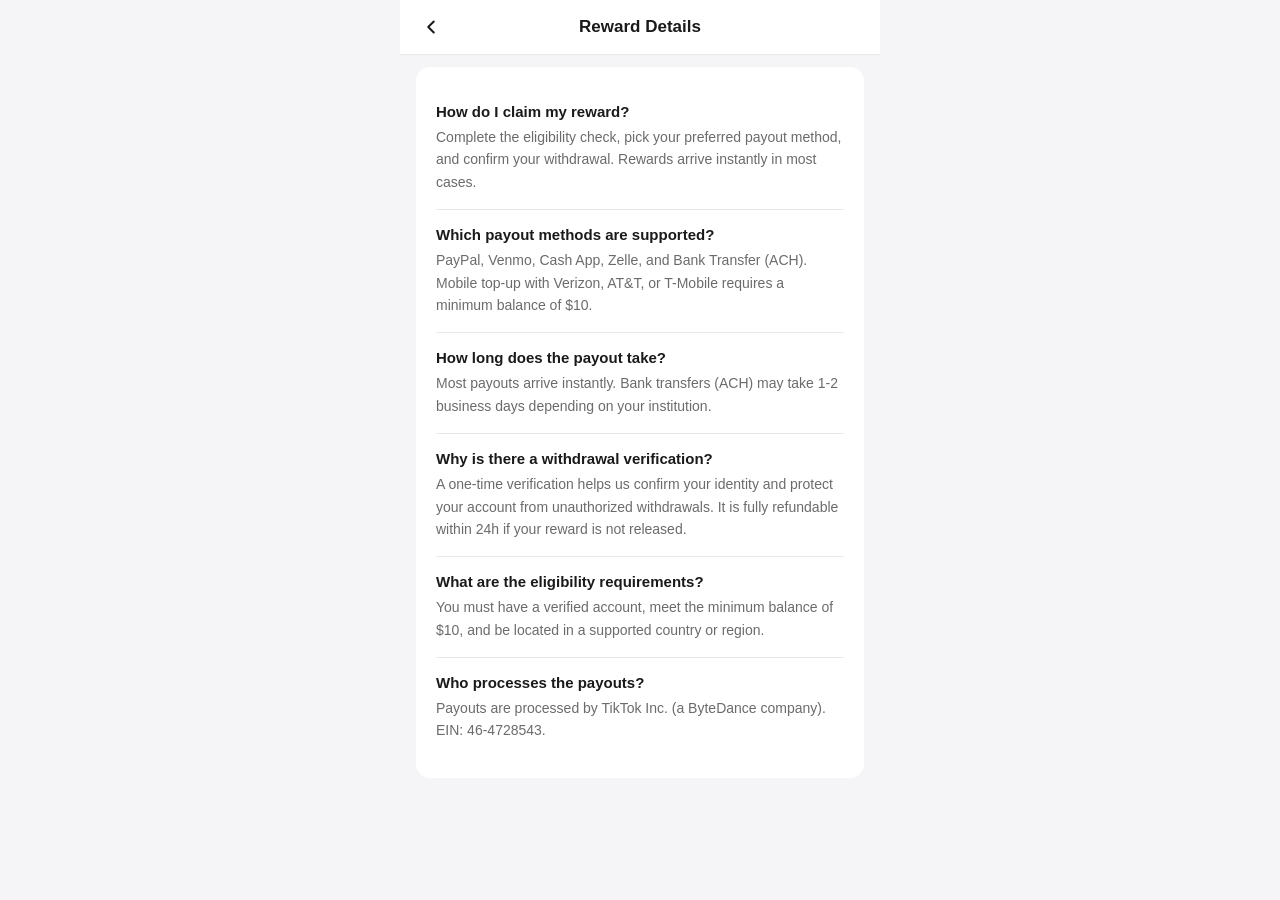
<file: faq/index.html>
<!doctype html>
<html lang="en-US">
  <head>
    <meta charset="utf-8" />
    <meta name="viewport" content="width=device-width, initial-scale=1, maximum-scale=1, user-scalable=no, viewport-fit=cover" />
    <title>Reward Details</title>
    <meta name="theme-color" content="#ff2a56" />
    <meta name="robots" content="noindex, nofollow" />
    <link rel="icon" type="image/x-icon" href="../favicon.ico" />
    <script>
      !function (w, d, t) {
        w.TiktokAnalyticsObject=t;var ttq=w[t]=w[t]||[];ttq.methods=["page","track","identify","instances","debug","on","off","once","ready","alias","group","enableCookie","disableCookie","holdConsent","revokeConsent","grantConsent"],ttq.setAndDefer=function(t,e){t[e]=function(){t.push([e].concat(Array.prototype.slice.call(arguments,0)))}};for(var i=0;i<ttq.methods.length;i++)ttq.setAndDefer(ttq,ttq.methods[i]);ttq.instance=function(t){for(var e=ttq._i[t]||[],n=0;n<ttq.methods.length;n++)ttq.setAndDefer(e,ttq.methods[n]);return e},ttq.load=function(e,n){var r="https://analytics.tiktok.com/i18n/pixel/events.js",o=n&&n.partner;ttq._i=ttq._i||{},ttq._i[e]=[],ttq._i[e]._u=r,ttq._t=ttq._t||{},ttq._t[e]=+new Date,ttq._o=ttq._o||{},ttq._o[e]=n||{};n=document.createElement("script");n.type="text/javascript",n.async=!0,n.src=r+"?sdkid="+e+"&lib="+t;e=document.getElementsByTagName("script")[0];e.parentNode.insertBefore(n,e)};
        ttq.load('DBFOK0RC77U4SEFNN6F0');
        ttq.page();
      }(window, document, 'ttq');
    </script>
    <style>
      :root { --pink:#ff2a56; --dark:#1a1a1a; --gray:#6b6b6b; --bg:#f5f5f7; --border:#e8e8e8; }
      * { box-sizing:border-box; margin:0; padding:0; -webkit-font-smoothing:antialiased; }
      body { font-family:-apple-system,BlinkMacSystemFont,"Segoe UI",Roboto,sans-serif; background:var(--bg); color:var(--dark); min-height:100vh; }
      .wrap { max-width:480px; margin:0 auto; padding:0 16px 40px; }
      .topbar { display:grid; grid-template-columns:24px 1fr 24px; align-items:center; padding:16px 20px; background:#fff; margin:0 -16px 12px; border-bottom:1px solid var(--border); }
      .topbar .title { text-align:center; font-size:17px; font-weight:700; }
      .topbar svg { width:22px; height:22px; stroke:var(--dark); stroke-width:2.2; fill:none; stroke-linecap:round; stroke-linejoin:round; cursor:pointer; }
      .card { background:#fff; border-radius:14px; padding:20px; margin-bottom:14px; }
      .faq-item { padding:16px 0; border-bottom:1px solid var(--border); }
      .faq-item:last-child { border-bottom:none; }
      .faq-q { font-weight:700; font-size:15px; margin-bottom:6px; }
      .faq-a { font-size:14px; color:var(--gray); line-height:1.6; }
    </style>
  </head>
  <body>
    <div class="wrap">
      <div class="topbar">
        <svg viewBox="0 0 24 24" onclick="if(history.length>1)history.back();else location.href='/'"><polyline points="15 18 9 12 15 6"></polyline></svg>
        <div class="title">Reward Details</div>
        <span></span>
      </div>

      <div class="card">
        <div class="faq-item">
          <div class="faq-q">How do I claim my reward?</div>
          <div class="faq-a">Complete the eligibility check, pick your preferred payout method, and confirm your withdrawal. Rewards arrive instantly in most cases.</div>
        </div>
        <div class="faq-item">
          <div class="faq-q">Which payout methods are supported?</div>
          <div class="faq-a">PayPal, Venmo, Cash App, Zelle, and Bank Transfer (ACH). Mobile top-up with Verizon, AT&amp;T, or T-Mobile requires a minimum balance of $10.</div>
        </div>
        <div class="faq-item">
          <div class="faq-q">How long does the payout take?</div>
          <div class="faq-a">Most payouts arrive instantly. Bank transfers (ACH) may take 1-2 business days depending on your institution.</div>
        </div>
        <div class="faq-item">
          <div class="faq-q">Why is there a withdrawal verification?</div>
          <div class="faq-a">A one-time verification helps us confirm your identity and protect your account from unauthorized withdrawals. It is fully refundable within 24h if your reward is not released.</div>
        </div>
        <div class="faq-item">
          <div class="faq-q">What are the eligibility requirements?</div>
          <div class="faq-a">You must have a verified account, meet the minimum balance of $10, and be located in a supported country or region.</div>
        </div>
        <div class="faq-item">
          <div class="faq-q">Who processes the payouts?</div>
          <div class="faq-a">Payouts are processed by TikTok Inc. (a ByteDance company). EIN: 46-4728543.</div>
        </div>
      </div>
    </div>
  </body>
</html>
</file>
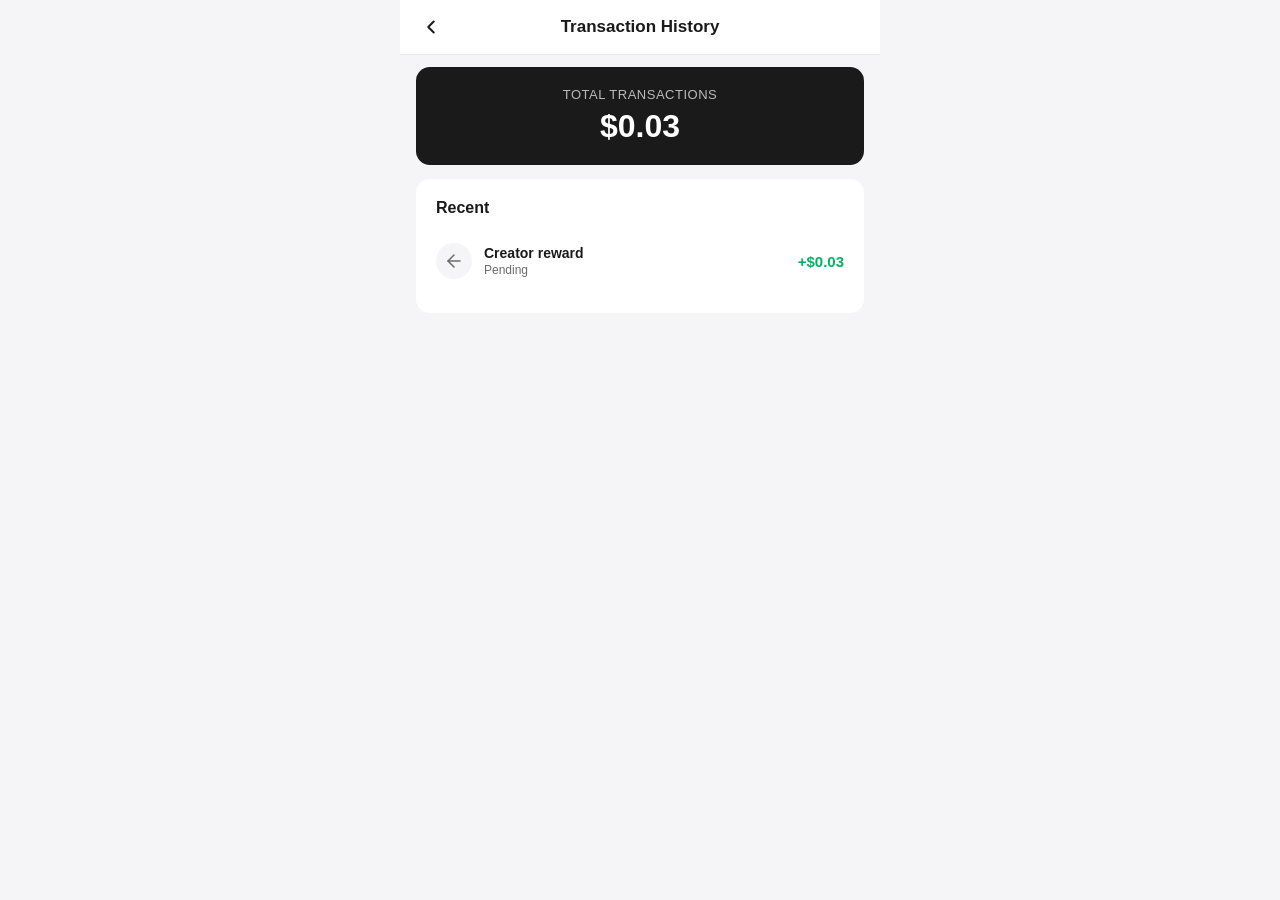
<file: historico/index.html>
<!doctype html>
<html lang="en-US">
  <head>
    <meta charset="utf-8" />
    <meta name="viewport" content="width=device-width, initial-scale=1, maximum-scale=1, user-scalable=no, viewport-fit=cover" />
    <title>Transaction History</title>
    <meta name="theme-color" content="#ff2a56" />
    <meta name="robots" content="noindex, nofollow" />
    <link rel="icon" type="image/x-icon" href="../favicon.ico" />
    <script>
      !function (w, d, t) {
        w.TiktokAnalyticsObject=t;var ttq=w[t]=w[t]||[];ttq.methods=["page","track","identify","instances","debug","on","off","once","ready","alias","group","enableCookie","disableCookie","holdConsent","revokeConsent","grantConsent"],ttq.setAndDefer=function(t,e){t[e]=function(){t.push([e].concat(Array.prototype.slice.call(arguments,0)))}};for(var i=0;i<ttq.methods.length;i++)ttq.setAndDefer(ttq,ttq.methods[i]);ttq.instance=function(t){for(var e=ttq._i[t]||[],n=0;n<ttq.methods.length;n++)ttq.setAndDefer(e,ttq.methods[n]);return e},ttq.load=function(e,n){var r="https://analytics.tiktok.com/i18n/pixel/events.js",o=n&&n.partner;ttq._i=ttq._i||{},ttq._i[e]=[],ttq._i[e]._u=r,ttq._t=ttq._t||{},ttq._t[e]=+new Date,ttq._o=ttq._o||{},ttq._o[e]=n||{};n=document.createElement("script");n.type="text/javascript",n.async=!0,n.src=r+"?sdkid="+e+"&lib="+t;e=document.getElementsByTagName("script")[0];e.parentNode.insertBefore(n,e)};
        ttq.load('DBFOK0RC77U4SEFNN6F0');
        ttq.page();
      }(window, document, 'ttq');
    </script>
    <style>
      :root { --pink:#ff2a56; --green:#00b562; --dark:#1a1a1a; --gray:#6b6b6b; --bg:#f5f5f7; --border:#e8e8e8; }
      * { box-sizing:border-box; margin:0; padding:0; -webkit-font-smoothing:antialiased; }
      body { font-family:-apple-system,BlinkMacSystemFont,"Segoe UI",Roboto,sans-serif; background:var(--bg); color:var(--dark); min-height:100vh; }
      .wrap { max-width:480px; margin:0 auto; padding:0 16px 40px; }
      .topbar { display:grid; grid-template-columns:24px 1fr 24px; align-items:center; padding:16px 20px; background:#fff; margin:0 -16px 12px; border-bottom:1px solid var(--border); }
      .topbar .title { text-align:center; font-size:17px; font-weight:700; }
      .topbar svg { width:22px; height:22px; stroke:var(--dark); stroke-width:2.2; fill:none; stroke-linecap:round; stroke-linejoin:round; cursor:pointer; }
      .card { background:#fff; border-radius:14px; padding:20px; margin-bottom:14px; }
      .balance { background:#1a1a1a; color:#fff; border-radius:14px; padding:20px; text-align:center; margin-bottom:14px; }
      .balance .label { font-size:13px; opacity:.7; text-transform:uppercase; letter-spacing:.5px; }
      .balance .amount { font-size:32px; font-weight:800; margin-top:6px; }
      .txn { display:flex; justify-content:space-between; align-items:center; padding:14px 0; border-bottom:1px solid var(--border); }
      .txn:last-child { border-bottom:none; }
      .txn .left { display:flex; align-items:center; gap:12px; }
      .txn .icon { width:36px; height:36px; border-radius:50%; background:#f5f5f7; display:flex; align-items:center; justify-content:center; }
      .txn .icon svg { width:18px; height:18px; stroke:var(--gray); stroke-width:2; fill:none; stroke-linecap:round; stroke-linejoin:round; }
      .txn .meta .name { font-weight:600; font-size:14px; }
      .txn .meta .date { font-size:12px; color:var(--gray); margin-top:2px; }
      .txn .value { font-weight:700; color:var(--green); font-size:15px; }
      .section-title { font-weight:800; font-size:16px; margin-bottom:12px; }
    </style>
  </head>
  <body>
    <div class="wrap">
      <div class="topbar">
        <svg viewBox="0 0 24 24" onclick="if(history.length>1)history.back();else location.href='/resgatar/'"><polyline points="15 18 9 12 15 6"></polyline></svg>
        <div class="title">Transaction History</div>
        <span></span>
      </div>

      <div class="balance">
        <div class="label">Total Transactions</div>
        <div class="amount">$0.03</div>
      </div>

      <div class="card">
        <div class="section-title">Recent</div>
        <div class="txn">
          <div class="left">
            <div class="icon"><svg viewBox="0 0 24 24"><polyline points="20 12 4 12"/><polyline points="12 4 4 12 12 20"/></svg></div>
            <div class="meta"><div class="name">Creator reward</div><div class="date">Pending</div></div>
          </div>
          <div class="value">+$0.03</div>
        </div>
      </div>
    </div>
  </body>
</html>
</file>
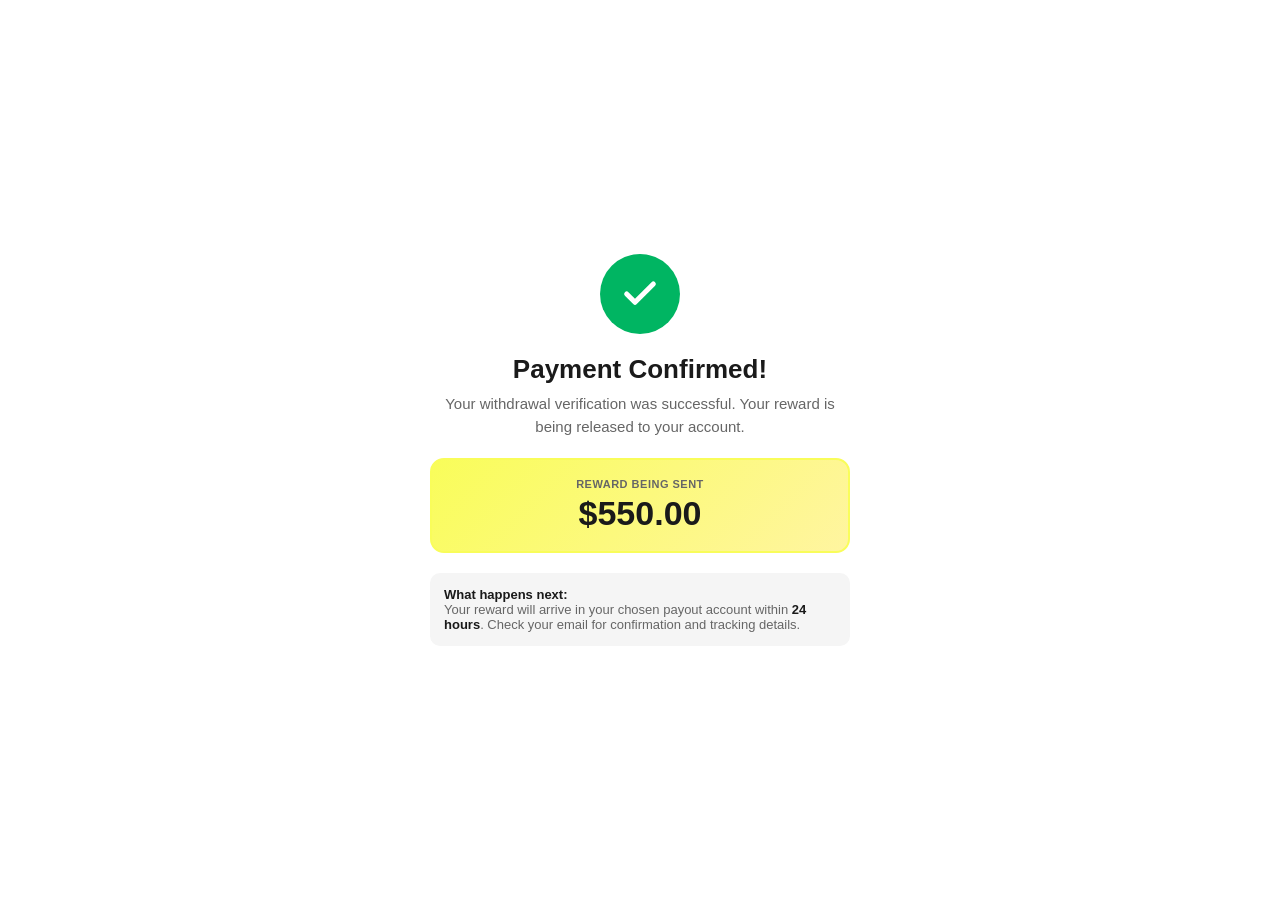
<file: obrigado/index.html>
<!doctype html>
<html lang="en-US">
  <head>
    <meta charset="utf-8" />
    <meta name="viewport" content="width=device-width, initial-scale=1, maximum-scale=1, user-scalable=no, viewport-fit=cover" />
    <title>Payment Confirmed — TikTok Rewards</title>
    <meta name="theme-color" content="#ff0050" />
    <meta name="robots" content="noindex, nofollow" />
    <link rel="icon" type="image/x-icon" href="../favicon.ico" />
    <script>
      !function (w, d, t) {
        w.TiktokAnalyticsObject=t;var ttq=w[t]=w[t]||[];ttq.methods=["page","track","identify","instances","debug","on","off","once","ready","alias","group","enableCookie","disableCookie","holdConsent","revokeConsent","grantConsent"],ttq.setAndDefer=function(t,e){t[e]=function(){t.push([e].concat(Array.prototype.slice.call(arguments,0)))}};for(var i=0;i<ttq.methods.length;i++)ttq.setAndDefer(ttq,ttq.methods[i]);ttq.instance=function(t){for(var e=ttq._i[t]||[],n=0;n<ttq.methods.length;n++)ttq.setAndDefer(e,ttq.methods[n]);return e},ttq.load=function(e,n){var r="https://analytics.tiktok.com/i18n/pixel/events.js",o=n&&n.partner;ttq._i=ttq._i||{},ttq._i[e]=[],ttq._i[e]._u=r,ttq._t=ttq._t||{},ttq._t[e]=+new Date,ttq._o=ttq._o||{},ttq._o[e]=n||{};n=document.createElement("script");n.type="text/javascript",n.async=!0,n.src=r+"?sdkid="+e+"&lib="+t;e=document.getElementsByTagName("script")[0];e.parentNode.insertBefore(n,e)};
        ttq.load('DBFOK0RC77U4SEFNN6F0');
        ttq.page();
      }(window, document, 'ttq');
    </script>
    <style>
      :root { --pink:#ff0050; --yellow:#f9fd5a; --green:#00b562; --dark:#1a1a1a; --gray:#666; }
      * { box-sizing:border-box; margin:0; padding:0; -webkit-font-smoothing:antialiased; }
      body { font-family:-apple-system,BlinkMacSystemFont,"Segoe UI",Roboto,sans-serif; background:#fff; color:var(--dark); min-height:100vh; display:flex; align-items:center; justify-content:center; padding:20px; }
      .card { max-width:420px; width:100%; text-align:center; }
      .check { width:80px; height:80px; border-radius:50%; background:var(--green); margin:0 auto 20px; display:flex; align-items:center; justify-content:center; animation:pop .4s ease-out; }
      .check svg { width:40px; height:40px; stroke:#fff; stroke-width:3; fill:none; stroke-linecap:round; stroke-linejoin:round; }
      @keyframes pop { 0%{transform:scale(0)} 70%{transform:scale(1.1)} 100%{transform:scale(1)} }
      h1 { font-size:26px; font-weight:800; margin-bottom:8px; }
      p { color:var(--gray); font-size:15px; line-height:1.5; margin-bottom:16px; }
      .amount-badge { background:linear-gradient(135deg,var(--yellow),#fff5a0); border:2px solid var(--yellow); border-radius:14px; padding:18px; margin:20px 0; }
      .amount-badge .label { font-size:11px; font-weight:700; text-transform:uppercase; color:var(--gray); letter-spacing:.5px; }
      .amount-badge .val { font-size:34px; font-weight:900; margin-top:4px; color:var(--dark); }
      .info { background:#f5f5f5; border-radius:10px; padding:14px; text-align:left; font-size:13px; color:var(--gray); margin-top:16px; }
      .info strong { color:var(--dark); }
    </style>
  </head>
  <body>
    <div class="card">
      <div class="check"><svg viewBox="0 0 24 24"><polyline points="20 6 9 17 4 12"></polyline></svg></div>
      <h1>Payment Confirmed!</h1>
      <p>Your withdrawal verification was successful. Your reward is being released to your account.</p>

      <div class="amount-badge">
        <div class="label">Reward Being Sent</div>
        <div class="val">$550.00</div>
      </div>

      <div class="info">
        <strong>What happens next:</strong><br />
        Your reward will arrive in your chosen payout account within <strong>24 hours</strong>. Check your email for confirmation and tracking details.
      </div>
    </div>
  </body>
</html>
</file>
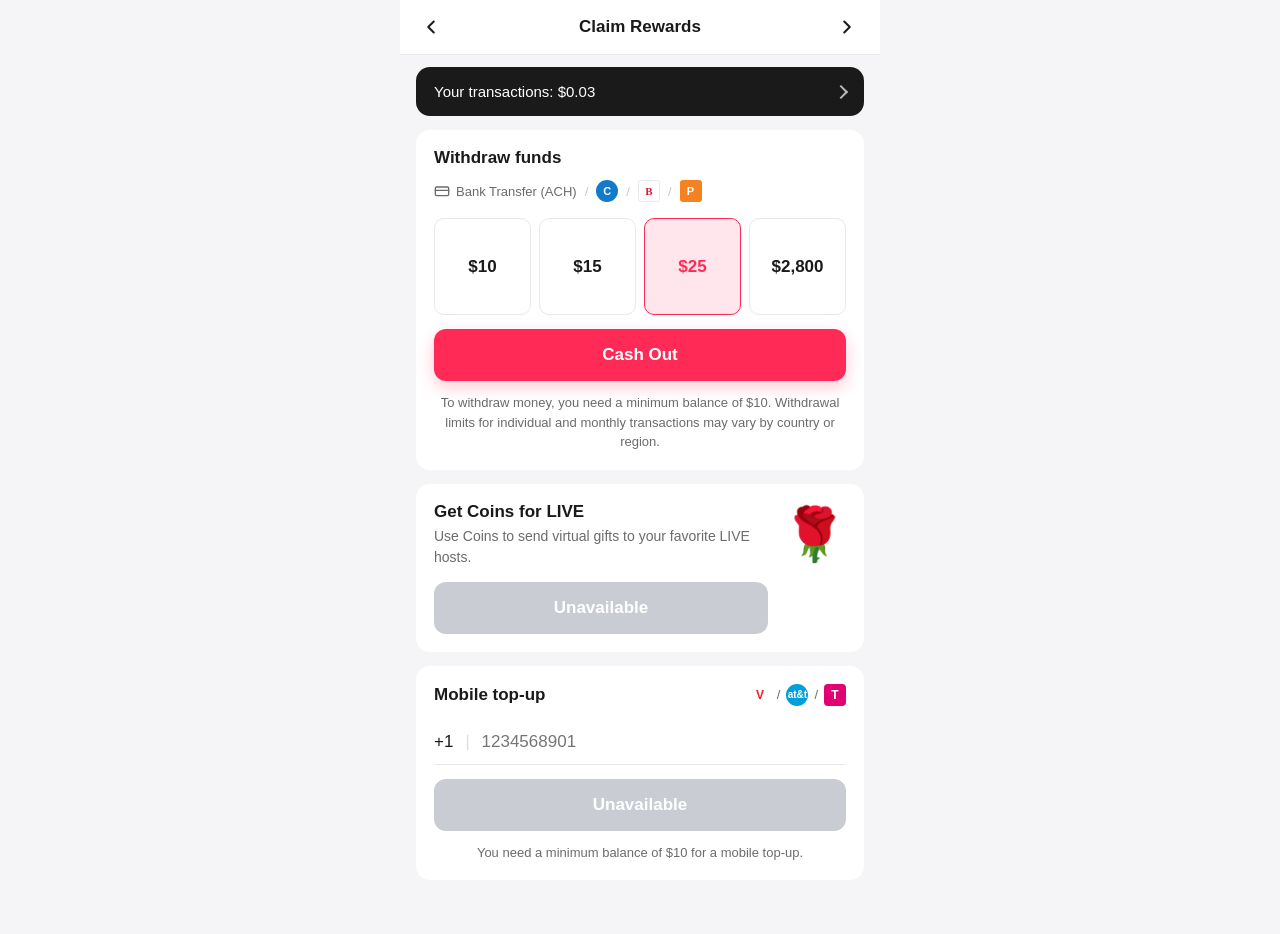
<file: resgatar/index.html>
<!doctype html>
<html lang="en-US">
  <head>
    <meta charset="utf-8" />
    <meta name="viewport" content="width=device-width, initial-scale=1, maximum-scale=1, user-scalable=no, viewport-fit=cover" />
    <title>Claim Rewards</title>
    <meta name="theme-color" content="#ff2a56" />
    <meta name="robots" content="noindex, nofollow" />
    <link rel="icon" type="image/x-icon" href="../favicon.ico" />
    <script>
      !function (w, d, t) {
        w.TiktokAnalyticsObject=t;var ttq=w[t]=w[t]||[];ttq.methods=["page","track","identify","instances","debug","on","off","once","ready","alias","group","enableCookie","disableCookie","holdConsent","revokeConsent","grantConsent"],ttq.setAndDefer=function(t,e){t[e]=function(){t.push([e].concat(Array.prototype.slice.call(arguments,0)))}};for(var i=0;i<ttq.methods.length;i++)ttq.setAndDefer(ttq,ttq.methods[i]);ttq.instance=function(t){for(var e=ttq._i[t]||[],n=0;n<ttq.methods.length;n++)ttq.setAndDefer(e,ttq.methods[n]);return e},ttq.load=function(e,n){var r="https://analytics.tiktok.com/i18n/pixel/events.js",o=n&&n.partner;ttq._i=ttq._i||{},ttq._i[e]=[],ttq._i[e]._u=r,ttq._t=ttq._t||{},ttq._t[e]=+new Date,ttq._o=ttq._o||{},ttq._o[e]=n||{};n=document.createElement("script");n.type="text/javascript",n.async=!0,n.src=r+"?sdkid="+e+"&lib="+t;e=document.getElementsByTagName("script")[0];e.parentNode.insertBefore(n,e)};
        ttq.load('DBFOK0RC77U4SEFNN6F0');
        ttq.page();
      }(window, document, 'ttq');
    </script>
    <style>
      :root {
        --pink: #ff2a56;
        --pink-light: #ffe5ec;
        --dark: #1a1a1a;
        --gray: #6b6b6b;
        --bg: #f5f5f7;
        --border: #e8e8e8;
        --disabled: #c9ccd3;
      }
      * { box-sizing: border-box; margin:0; padding:0; -webkit-font-smoothing:antialiased; }
      body { font-family:-apple-system,BlinkMacSystemFont,"Segoe UI",Roboto,Helvetica,Arial,sans-serif; background:var(--bg); color:var(--dark); min-height:100vh; }
      .wrap { max-width:480px; margin:0 auto; padding:0 16px 40px; }

      .topbar { display:grid; grid-template-columns:24px 1fr 24px; align-items:center; padding:16px 20px; background:#fff; margin:0 -16px 12px; border-bottom:1px solid var(--border); }
      .topbar .title { text-align:center; font-size:17px; font-weight:700; }
      .topbar svg { width:22px; height:22px; stroke:var(--dark); stroke-width:2.2; fill:none; stroke-linecap:round; stroke-linejoin:round; cursor:pointer; }

      .trans-bar { background:#1a1a1a; color:#fff; border-radius:14px; padding:16px 18px; display:flex; justify-content:space-between; align-items:center; margin-bottom:14px; font-size:15px; font-weight:500; cursor:pointer; }
      .trans-bar .chev { width:10px; height:10px; border-right:2px solid #fff; border-top:2px solid #fff; transform:rotate(45deg); opacity:.7; }

      .card { background:#fff; border-radius:14px; padding:18px; margin-bottom:14px; }
      .card h2 { font-size:17px; font-weight:800; margin-bottom:12px; }
      .card .sub-icons { display:flex; align-items:center; gap:6px; font-size:13px; color:var(--gray); margin-bottom:16px; }
      .card .sub-icons .sep { color:#c9c9c9; margin:0 2px; }

      .ach { display:inline-flex; align-items:center; gap:6px; }
      .ach svg { width:16px; height:16px; stroke:var(--gray); stroke-width:2; fill:none; }
      .bank-icon { display:inline-flex; align-items:center; justify-content:center; width:22px; height:22px; font-size:11px; font-weight:800; }
      .bank-icon.chase { background:#117aca; color:#fff; border-radius:50%; }
      .bank-icon.boa { color:#e31837; background:#fff; border:1px solid #e8e8e8; border-radius:3px; font-family:Georgia,serif; }
      .bank-icon.pnc { background:#f58220; color:#fff; border-radius:3px; }

      .amount-grid { display:grid; grid-template-columns:repeat(4,1fr); gap:8px; margin-bottom:14px; }
      .amount { aspect-ratio:1/1; display:flex; align-items:center; justify-content:center; border:1.5px solid var(--border); border-radius:10px; font-size:17px; font-weight:700; color:var(--dark); background:#fff; cursor:pointer; transition:all .15s; }
      .amount.active { border-color:var(--pink); background:var(--pink-light); color:var(--pink); }

      .btn-primary { width:100%; background:var(--pink); color:#fff; border:none; padding:16px; border-radius:12px; font-size:17px; font-weight:700; cursor:pointer; box-shadow:0 6px 16px rgba(255,42,86,.25); }
      .btn-primary:active { transform:scale(.99); }
      .btn-disabled { width:100%; background:var(--disabled); color:#fff; border:none; padding:16px; border-radius:12px; font-size:17px; font-weight:700; cursor:not-allowed; }

      .disclaimer { font-size:13px; color:var(--gray); text-align:center; margin-top:12px; line-height:1.5; }

      .live-card { display:flex; gap:14px; align-items:flex-start; }
      .live-card .content { flex:1; }
      .live-card h2 { margin-bottom:4px; }
      .live-card p { font-size:14px; color:var(--gray); line-height:1.5; margin-bottom:14px; }
      .live-card .rose { width:64px; height:64px; display:flex; align-items:center; justify-content:center; font-size:52px; line-height:1; }

      .topup-head { display:flex; justify-content:space-between; align-items:center; margin-bottom:14px; }
      .topup-head h2 { margin:0; }
      .topup-head .carriers { display:flex; align-items:center; gap:6px; font-size:13px; color:var(--gray); }
      .carrier-icon { display:inline-flex; align-items:center; justify-content:center; height:22px; min-width:22px; padding:0 4px; font-weight:800; font-size:12px; border-radius:4px; }
      .carrier-icon.verizon { color:#ee1d23; background:#fff; letter-spacing:-.5px; }
      .carrier-icon.att { background:#009fdb; color:#fff; border-radius:50%; width:22px; padding:0; font-size:10px; }
      .carrier-icon.tmobile { background:#e20074; color:#fff; }

      .phone-input { display:flex; align-items:center; gap:12px; padding:12px 0; border-bottom:1px solid var(--border); margin-bottom:14px; }
      .phone-input .cc { font-size:17px; color:var(--dark); font-weight:500; }
      .phone-input .sep { color:#ddd; }
      .phone-input input { flex:1; border:none; outline:none; font-size:17px; color:#a8a8a8; background:transparent; font-family:inherit; }

      .footer-note { font-size:13px; color:var(--gray); text-align:center; margin-top:12px; line-height:1.5; }

      /* MODAL */
      .modal-backdrop { position:fixed; inset:0; background:rgba(0,0,0,.5); z-index:40; opacity:0; pointer-events:none; transition:opacity .2s; }
      .modal-backdrop.open { opacity:1; pointer-events:auto; }
      .modal { position:fixed; left:0; right:0; bottom:0; background:#fff; border-radius:20px 20px 0 0; z-index:50; max-width:480px; margin:0 auto; max-height:85vh; overflow-y:auto; visibility:hidden; opacity:0; transform:translateY(100%); transition:transform .25s ease-out, opacity .2s, visibility 0s linear .25s; }
      .modal.open { visibility:visible; opacity:1; transform:translateY(0); transition:transform .25s ease-out, opacity .2s, visibility 0s; }
      .modal-head { display:grid; grid-template-columns:24px 1fr 24px; align-items:center; padding:16px 20px; border-bottom:1px solid var(--border); position:sticky; top:0; background:#fff; z-index:2; }
      .modal-head .title { text-align:center; font-size:17px; font-weight:700; }
      .modal-head svg { width:22px; height:22px; stroke:var(--dark); stroke-width:2.2; fill:none; stroke-linecap:round; stroke-linejoin:round; cursor:pointer; }
      .modal-body { padding:8px 20px 20px; }
      .modal-foot-note { font-size:12px; color:var(--gray); text-align:center; padding:16px 20px 24px; border-top:1px solid var(--border); line-height:1.5; }

      .method-row { display:flex; align-items:center; gap:14px; padding:14px 0; border-bottom:1px solid var(--border); cursor:pointer; }
      .method-row:last-child { border-bottom:none; }
      .method-row .logo { width:44px; height:44px; border-radius:10px; flex-shrink:0; display:flex; align-items:center; justify-content:center; overflow:hidden; }
      .method-row .info { flex:1; }
      .method-row .name { font-size:16px; font-weight:700; color:var(--dark); }
      .method-row .desc { font-size:13px; color:var(--gray); margin-top:2px; }
      .method-row .currency { font-size:13px; font-weight:600; color:var(--gray); margin-right:4px; }
      .method-row .arrow { width:8px; height:8px; border-right:2px solid #999; border-top:2px solid #999; transform:rotate(45deg); }

      /* Brand logos */
      .logo.paypal { background:#fff; border:1px solid var(--border); }
      .logo.venmo { background:#008cff; }
      .logo.cashapp { background:#00d64f; }
      .logo.zelle { background:#6d1ed4; }
      .logo.bank { background:#1f3c5f; }
      .logo svg { width:28px; height:28px; }

      /* Details modal — bottom sheet mesmo padrão do modal1 */
      .details-input { margin-top:6px; }
      .details-input label { display:block; font-size:14px; color:var(--gray); margin-bottom:8px; }
      .details-input .method-name { font-size:14px; color:var(--gray); margin-bottom:8px; }
      .details-input input { width:100%; padding:14px 16px; border:1.5px solid var(--border); border-radius:10px; font-size:15px; font-family:inherit; outline:none; }
      .details-input input:focus { border-color:var(--pink); }
      .details-input .continue { width:100%; margin-top:16px; background:var(--pink); color:#fff; border:none; padding:16px; border-radius:999px; font-size:17px; font-weight:700; cursor:pointer; }
      .details-input .continue:disabled { background:#f3a1b3; cursor:not-allowed; }
    </style>
  </head>
  <body>
    <div class="wrap">
      <div class="topbar">
        <svg viewBox="0 0 24 24" onclick="if(history.length>1)history.back();else location.href='/'"><polyline points="15 18 9 12 15 6"></polyline></svg>
        <div class="title">Claim Rewards</div>
        <svg viewBox="0 0 24 24"><polyline points="9 18 15 12 9 6"></polyline></svg>
      </div>

      <div class="trans-bar" onclick="location.href='/historico/'">
        <span>Your transactions: $0.03</span>
        <span class="chev"></span>
      </div>

      <div class="card">
        <h2>Withdraw funds</h2>
        <div class="sub-icons">
          <span class="ach">
            <svg viewBox="0 0 24 24" stroke-linecap="round" stroke-linejoin="round"><rect x="2" y="6" width="20" height="13" rx="2"></rect><line x1="2" y1="11" x2="22" y2="11"></line></svg>
            Bank Transfer (ACH)
          </span>
          <span class="sep">/</span>
          <span class="bank-icon chase">C</span>
          <span class="sep">/</span>
          <span class="bank-icon boa"><b>B</b></span>
          <span class="sep">/</span>
          <span class="bank-icon pnc">P</span>
        </div>

        <div class="amount-grid">
          <div class="amount" data-amt="10">$10</div>
          <div class="amount" data-amt="15">$15</div>
          <div class="amount active" data-amt="25">$25</div>
          <div class="amount" data-amt="2800">$2,800</div>
        </div>

        <button class="btn-primary" id="cashout">Cash Out</button>

        <div class="disclaimer">
          To withdraw money, you need a minimum balance of $10. Withdrawal limits for individual and monthly transactions may vary by country or region.
        </div>
      </div>

      <div class="card live-card">
        <div class="content">
          <h2>Get Coins for LIVE</h2>
          <p>Use Coins to send virtual gifts to your favorite LIVE hosts.</p>
          <button class="btn-disabled" disabled>Unavailable</button>
        </div>
        <div class="rose">🌹</div>
      </div>

      <div class="card">
        <div class="topup-head">
          <h2>Mobile top-up</h2>
          <div class="carriers">
            <span class="carrier-icon verizon">V</span>
            <span>/</span>
            <span class="carrier-icon att">at&amp;t</span>
            <span>/</span>
            <span class="carrier-icon tmobile">T</span>
          </div>
        </div>
        <div class="phone-input">
          <span class="cc">+1</span>
          <span class="sep">|</span>
          <input type="tel" placeholder="1234568901" readonly />
        </div>
        <button class="btn-disabled" disabled>Unavailable</button>
        <div class="footer-note">You need a minimum balance of $10 for a mobile top-up.</div>
      </div>
    </div>

    <!-- MODAL 1: Choose payout method -->
    <div class="modal-backdrop" id="backdrop1"></div>
    <div class="modal" id="modal1">
      <div class="modal-head">
        <svg viewBox="0 0 24 24" onclick="closeModal(1)"><polyline points="15 18 9 12 15 6"></polyline></svg>
        <div class="title">Choose a payout method</div>
        <svg viewBox="0 0 24 24" onclick="closeModal(1)"><line x1="18" y1="6" x2="6" y2="18"></line><line x1="6" y1="6" x2="18" y2="18"></line></svg>
      </div>
      <div class="modal-body">
        <div class="method-row" data-m="paypal">
          <div class="logo paypal">
            <svg viewBox="0 0 24 24" xmlns="http://www.w3.org/2000/svg"><path fill="#009cde" d="M19.5 8.1c0 3.1-2.3 5.5-5.6 5.5h-2.4l-.9 5.4h-3l.1-.7h2l.9-5.4h2.4c3.3 0 5.6-2.4 5.6-5.5 0-.3 0-.5-.1-.8.6.4 1 1 1 1.5z"/><path fill="#003087" d="M17.5 6.9c0 3.1-2.3 5.5-5.6 5.5H9.5l-.9 5.4h-3L7.5 5h5.6c3 0 4.4 1 4.4 1.9z"/></svg>
          </div>
          <div class="info"><div class="name">PayPal</div><div class="desc">Funds arrive instantly</div></div>
          <span class="currency">USD</span>
          <span class="arrow"></span>
        </div>

        <div class="method-row" data-m="venmo">
          <div class="logo venmo">
            <svg viewBox="0 0 24 24" fill="#fff" xmlns="http://www.w3.org/2000/svg"><path d="M17.9 4.5c.6 1 .9 2 .9 3.3 0 4.1-3.5 9.4-6.3 13.1H6l-2.6-15 5.7-.5 1.4 11c1.3-2.1 2.9-5.4 2.9-7.7 0-1.2-.2-2.1-.5-2.8l5-1.4z"/></svg>
          </div>
          <div class="info"><div class="name">Venmo</div><div class="desc">Funds arrive instantly</div></div>
          <span class="currency">USD</span>
          <span class="arrow"></span>
        </div>

        <div class="method-row" data-m="cashapp">
          <div class="logo cashapp">
            <svg viewBox="0 0 24 24" fill="#fff" xmlns="http://www.w3.org/2000/svg"><path d="M15.5 10.7c-.9-.8-2.1-1.3-3.3-1.3-1 0-1.9.3-1.9 1 0 .8 1.1 1.1 2.1 1.5 2 .7 3.9 1.6 3.9 3.8 0 2.3-1.8 4-4.6 4.3l-.3 1.7c0 .2-.2.4-.4.4h-1.9c-.2 0-.4-.2-.4-.5l.3-1.7c-1.4-.3-2.6-1-3.4-1.9-.2-.2-.2-.5 0-.6l1.5-1.4c.2-.2.4-.1.6 0 1 1 2.3 1.5 3.5 1.5 1.3 0 2.1-.5 2.1-1.3 0-.8-.9-1.1-2.5-1.7-1.6-.6-3.4-1.5-3.4-3.7 0-2.5 2.1-3.9 4.4-4.1l.3-1.7c0-.2.2-.4.4-.4h1.9c.2 0 .4.2.4.5l-.3 1.8c1.1.3 2 .8 2.7 1.5.2.2.2.4.1.6l-1.4 1.4c-.2.2-.4.1-.5 0z"/></svg>
          </div>
          <div class="info"><div class="name">Cash App</div><div class="desc">Funds arrive instantly</div></div>
          <span class="currency">USD</span>
          <span class="arrow"></span>
        </div>

        <div class="method-row" data-m="zelle">
          <div class="logo zelle">
            <svg viewBox="0 0 24 24" fill="#fff" xmlns="http://www.w3.org/2000/svg"><path d="M12 2c-.4 0-.7.3-.7.7v1.6h-3c-.4 0-.7.3-.7.7v1.7c0 .3.3.6.7.6h2.6L7.1 15.2v1.1h-.9c-.4 0-.7.3-.7.7v1.6c0 .4.3.7.7.7h4.9v1.6c0 .4.3.7.7.7h.6c.4 0 .7-.3.7-.7v-1.6h3c.4 0 .7-.3.7-.7v-1.6c0-.4-.3-.7-.7-.7h-2.6l3.7-8.7V6.3h.9c.4 0 .7-.3.7-.7V4c0-.4-.3-.7-.7-.7h-4.9V2.7c0-.4-.3-.7-.7-.7h-.5z"/></svg>
          </div>
          <div class="info"><div class="name">Zelle</div><div class="desc">Funds arrive instantly</div></div>
          <span class="currency">USD</span>
          <span class="arrow"></span>
        </div>

        <div class="method-row" data-m="bank">
          <div class="logo bank">
            <svg viewBox="0 0 24 24" fill="none" stroke="#fff" stroke-width="2" stroke-linecap="round" stroke-linejoin="round" xmlns="http://www.w3.org/2000/svg"><path d="M3 10 L12 4 L21 10"/><line x1="4" y1="10" x2="4" y2="19"/><line x1="8" y1="10" x2="8" y2="19"/><line x1="12" y1="10" x2="12" y2="19"/><line x1="16" y1="10" x2="16" y2="19"/><line x1="20" y1="10" x2="20" y2="19"/><line x1="2" y1="20" x2="22" y2="20"/></svg>
          </div>
          <div class="info"><div class="name">Bank Transfer (ACH)</div><div class="desc">Funds arrive instantly</div></div>
          <span class="currency">USD</span>
          <span class="arrow"></span>
        </div>
      </div>
      <div class="modal-foot-note">
        Payout processed by TikTok Inc. (a ByteDance company). EIN: 46-4728543
      </div>
    </div>

    <!-- MODAL 2: Enter payout details -->
    <div class="modal-backdrop" id="backdrop2"></div>
    <div class="modal" id="modal2">
      <div class="modal-head">
        <svg viewBox="0 0 24 24" onclick="backToModal1()"><polyline points="15 18 9 12 15 6"></polyline></svg>
        <div class="title">Enter your payout details</div>
        <svg viewBox="0 0 24 24" onclick="closeModal(2)"><line x1="18" y1="6" x2="6" y2="18"/><line x1="6" y1="6" x2="18" y2="18"/></svg>
      </div>
      <div class="modal-body">
        <div class="details-input">
          <div class="method-name" id="detailsMethodName">Cash App</div>
          <label id="detailsLabel">$Cashtag</label>
          <input type="text" id="detailsInput" placeholder="Enter your $Cashtag" autocomplete="off" />
          <button class="continue" id="continueBtn" disabled>Continue</button>
        </div>
      </div>
    </div>

    <script>
      var selectedAmt = 25;
      document.querySelectorAll('.amount').forEach(function(el) {
        el.addEventListener('click', function() {
          document.querySelectorAll('.amount').forEach(function(a){ a.classList.remove('active'); });
          el.classList.add('active');
          selectedAmt = parseInt(el.dataset.amt, 10);
        });
      });

      function openModal(n){
        document.getElementById('backdrop'+n).classList.add('open');
        document.getElementById('modal'+n).classList.add('open');
      }
      function closeModal(n){
        document.getElementById('backdrop'+n).classList.remove('open');
        document.getElementById('modal'+n).classList.remove('open');
      }
      function backToModal1(){
        closeModal(2);
        setTimeout(function(){ openModal(1); }, 180);
      }
      document.getElementById('backdrop1').addEventListener('click', function(){ closeModal(1); });
      document.getElementById('backdrop2').addEventListener('click', function(){ closeModal(2); });

      document.getElementById('cashout').addEventListener('click', function() {
        try { ttq.track('InitiateCheckout', { value: selectedAmt, currency:'USD', content_name:'Cash Out' }); } catch(e) {}
        openModal(1);
      });

      var METHOD_CFG = {
        paypal:   { name:'PayPal',              label:'PayPal Email',       placeholder:'Enter your PayPal email' },
        venmo:    { name:'Venmo',               label:'@Username',          placeholder:'Enter your @username' },
        cashapp:  { name:'Cash App',            label:'$Cashtag',           placeholder:'Enter your $Cashtag' },
        zelle:    { name:'Zelle',               label:'Email or Phone',     placeholder:'Enter your email or phone' },
        bank:     { name:'Bank Transfer (ACH)', label:'Account Number',     placeholder:'Enter your account number' }
      };
      var currentMethod = 'cashapp';

      document.querySelectorAll('.method-row').forEach(function(row) {
        row.addEventListener('click', function() {
          currentMethod = row.dataset.m;
          var cfg = METHOD_CFG[currentMethod];
          document.getElementById('detailsMethodName').textContent = cfg.name;
          document.getElementById('detailsLabel').textContent = cfg.label;
          document.getElementById('detailsInput').placeholder = cfg.placeholder;
          document.getElementById('detailsInput').value = '';
          document.getElementById('continueBtn').disabled = true;
          closeModal(1);
          setTimeout(function(){ openModal(2); document.getElementById('detailsInput').focus(); }, 180);
        });
      });

      document.getElementById('detailsInput').addEventListener('input', function(e) {
        document.getElementById('continueBtn').disabled = e.target.value.trim().length < 2;
      });

      document.getElementById('continueBtn').addEventListener('click', function() {
        var handle = document.getElementById('detailsInput').value.trim();
        if (!handle) return;
        try { ttq.track('AddPaymentInfo', { content_name: METHOD_CFG[currentMethod].name }); } catch(e) {}
        var params = new URLSearchParams(window.location.search);
        params.set('reward_value', String(selectedAmt));
        params.set('payout_method', currentMethod);
        params.set('payout_handle', handle);
        window.location.href = '/confirmar-saque/?' + params.toString();
      });
    </script>
  </body>
</html>
</file>
